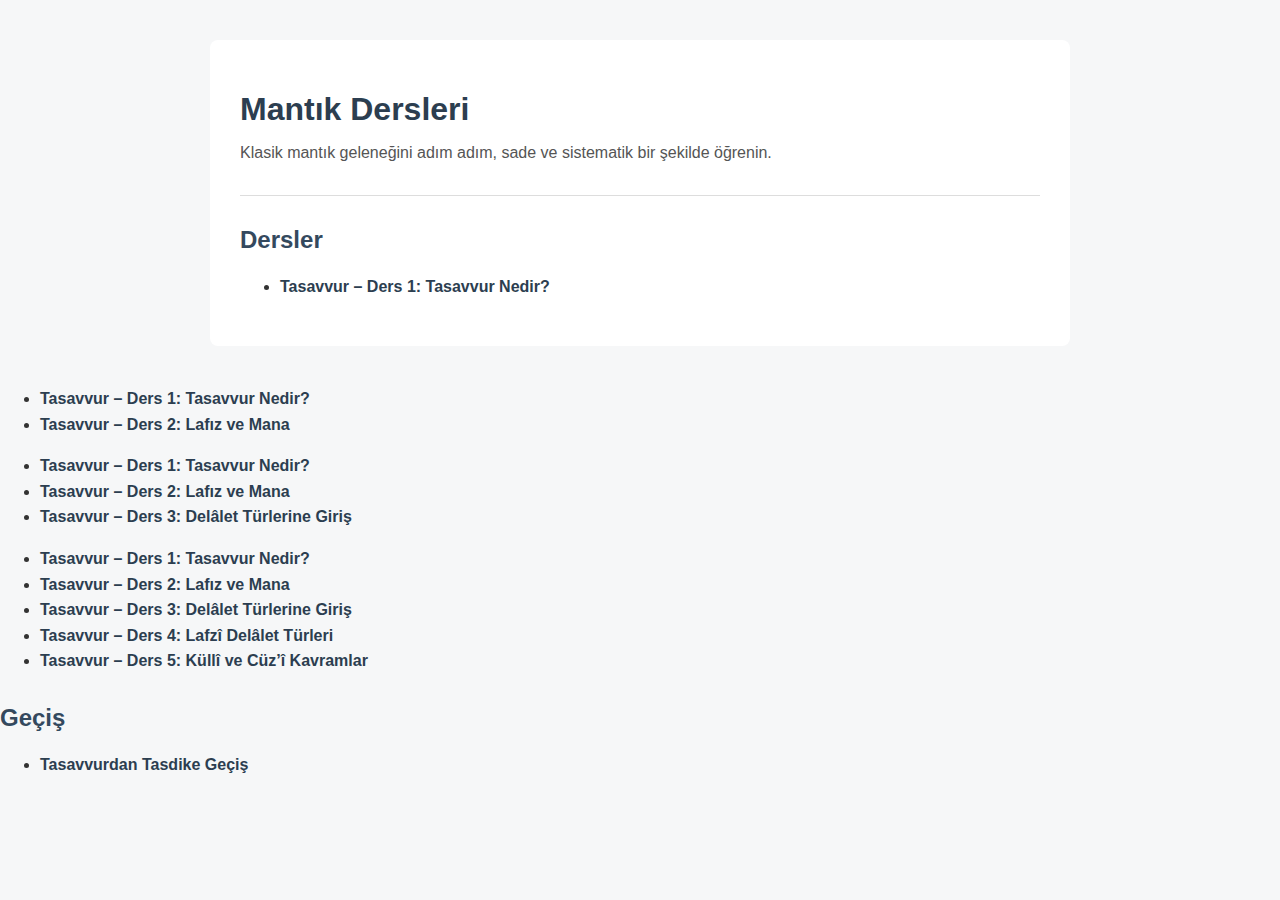
<file: index.html>
<!DOCTYPE html>
<html lang="tr">
<head>
  <meta charset="UTF-8">
  <title>Mantık Dersleri</title>
  <link rel="stylesheet" href="css/style.css">
</head>
<body>

  <div class="container">

    <h1>Mantık Dersleri</h1>
    <p class="subtitle">
      Klasik mantık geleneğini adım adım, sade ve sistematik bir şekilde öğrenin.
    </p>

    <hr>

    <h2>Dersler</h2>

    <ul>
      <li>
        <a href="tasavvur-1.html">
          Tasavvur – Ders 1: Tasavvur Nedir?
        </a>
      </li>
    </ul>

  </div>

</body>
</html>
<ul>
  <li><a href="tasavvur-1.html">Tasavvur – Ders 1: Tasavvur Nedir?</a></li>
  <li><a href="tasavvur-2.html">Tasavvur – Ders 2: Lafız ve Mana</a></li>
</ul>
<ul>
  <li><a href="tasavvur-1.html">Tasavvur – Ders 1: Tasavvur Nedir?</a></li>
  <li><a href="tasavvur-2.html">Tasavvur – Ders 2: Lafız ve Mana</a></li>
  <li><a href="tasavvur-3.html">Tasavvur – Ders 3: Delâlet Türlerine Giriş</a></li>
</ul>
<ul>
  <li><a href="tasavvur-1.html">Tasavvur – Ders 1: Tasavvur Nedir?</a></li>
  <li><a href="tasavvur-2.html">Tasavvur – Ders 2: Lafız ve Mana</a></li>
  <li><a href="tasavvur-3.html">Tasavvur – Ders 3: Delâlet Türlerine Giriş</a></li>
  <li><a href="tasavvur-4.html">Tasavvur – Ders 4: Lafzî Delâlet Türleri</a></li>
  <li><a href="tasavvur-5.html">Tasavvur – Ders 5: Küllî ve Cüz’î Kavramlar</a></li>
</ul>
<h2>Geçiş</h2>
<ul>
  <li>
    <a href="gecis-tasavvur-tasdik.html">
      Tasavvurdan Tasdike Geçiş
    </a>
  </li>
</ul>
</file>
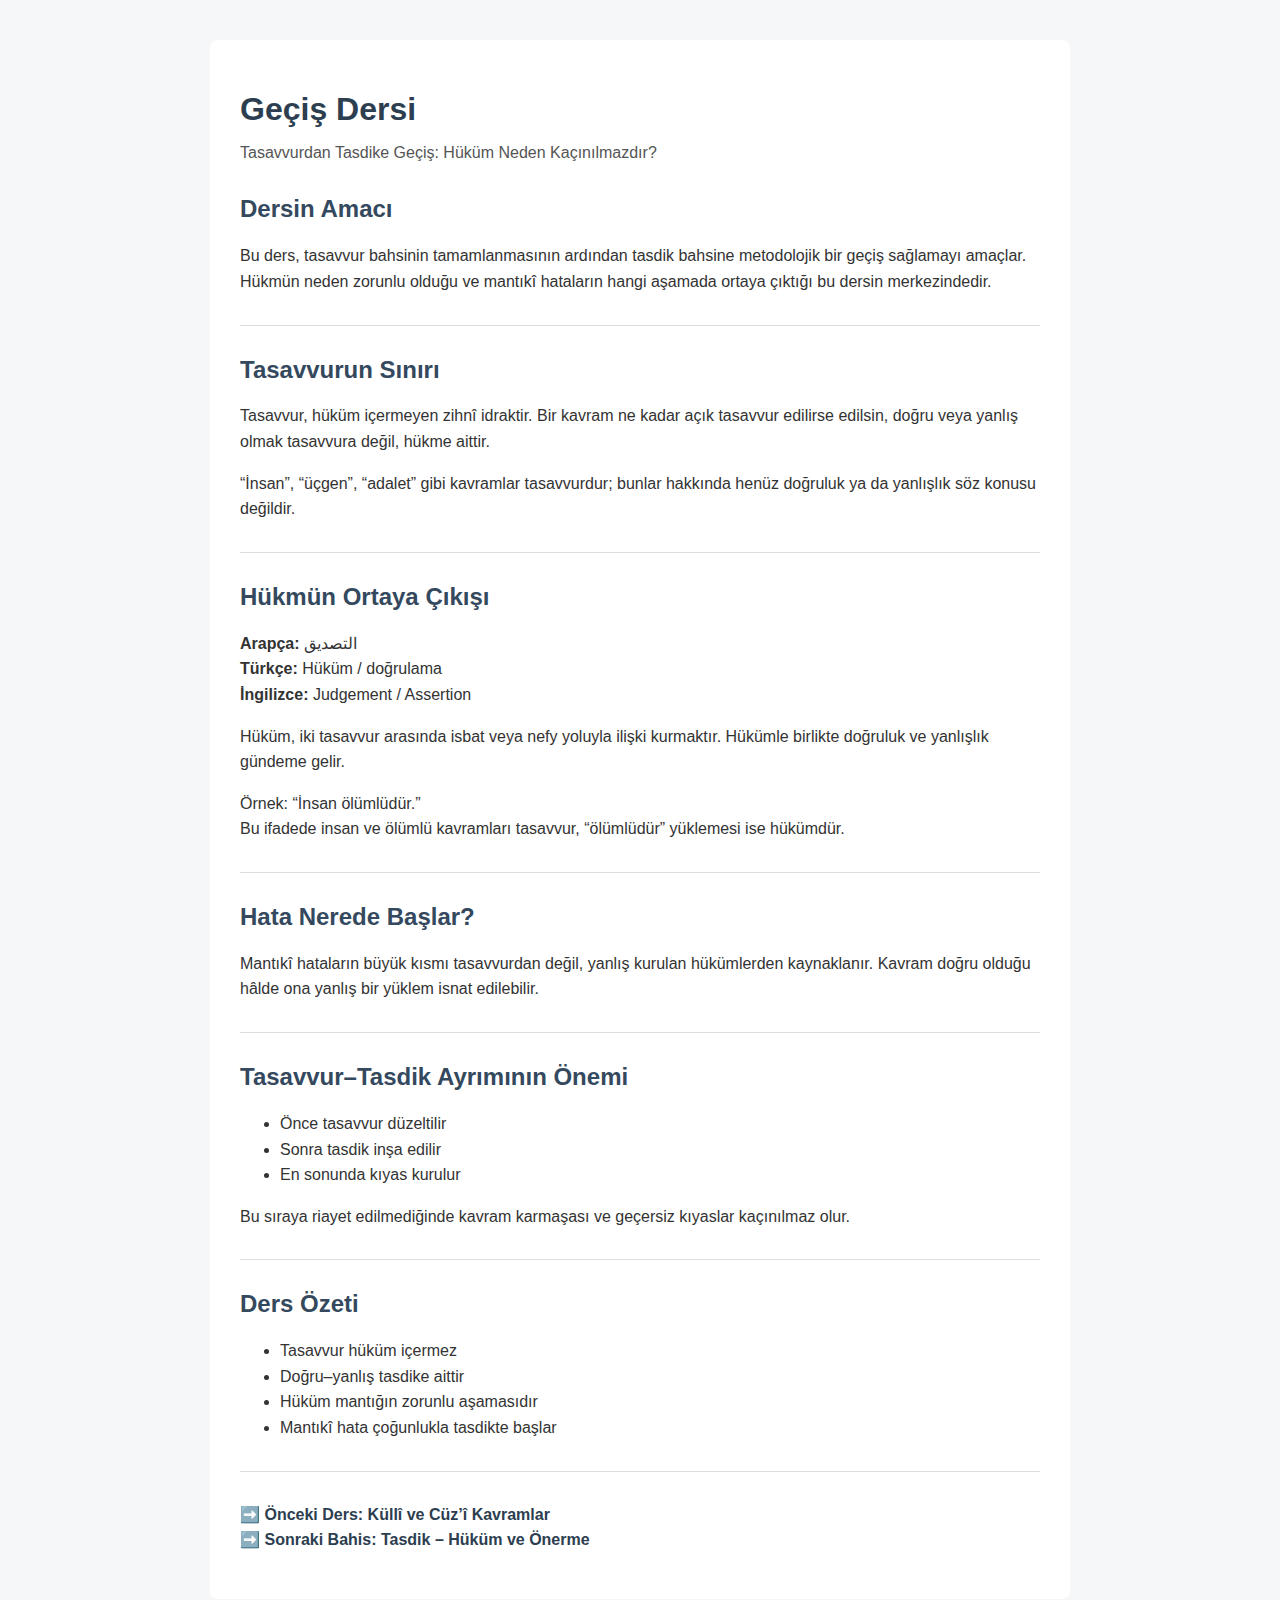
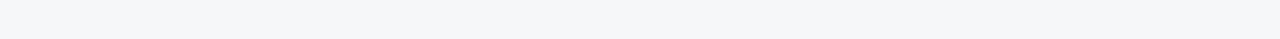
<file: gecis-tasavvur-tasdik.html>
<!DOCTYPE html>
<html lang="tr">
<head>
  <meta charset="UTF-8">
  <title>Geçiş Dersi: Tasavvurdan Tasdike Geçiş</title>
  <link rel="stylesheet" href="css/style.css">
</head>
<body>

<div class="container">

  <h1>Geçiş Dersi</h1>
  <p class="subtitle">
    Tasavvurdan Tasdike Geçiş: Hüküm Neden Kaçınılmazdır?
  </p>

  <h2>Dersin Amacı</h2>
  <p>
    Bu ders, tasavvur bahsinin tamamlanmasının ardından tasdik bahsine
    metodolojik bir geçiş sağlamayı amaçlar. Hükmün neden zorunlu olduğu
    ve mantıkî hataların hangi aşamada ortaya çıktığı bu dersin merkezindedir.
  </p>

  <hr>

  <h2>Tasavvurun Sınırı</h2>
  <p>
    Tasavvur, hüküm içermeyen zihnî idraktir. Bir kavram ne kadar açık
    tasavvur edilirse edilsin, doğru veya yanlış olmak tasavvura değil,
    hükme aittir.
  </p>

  <p>
    “İnsan”, “üçgen”, “adalet” gibi kavramlar tasavvurdur;
    bunlar hakkında henüz doğruluk ya da yanlışlık söz konusu değildir.
  </p>

  <hr>

  <h2>Hükmün Ortaya Çıkışı</h2>
  <p>
    <strong>Arapça:</strong> التصديق<br>
    <strong>Türkçe:</strong> Hüküm / doğrulama<br>
    <strong>İngilizce:</strong> Judgement / Assertion
  </p>

  <p>
    Hüküm, iki tasavvur arasında isbat veya nefy yoluyla ilişki kurmaktır.
    Hükümle birlikte doğruluk ve yanlışlık gündeme gelir.
  </p>

  <p>
    Örnek: “İnsan ölümlüdür.”<br>
    Bu ifadede insan ve ölümlü kavramları tasavvur,
    “ölümlüdür” yüklemesi ise hükümdür.
  </p>

  <hr>

  <h2>Hata Nerede Başlar?</h2>
  <p>
    Mantıkî hataların büyük kısmı tasavvurdan değil,
    yanlış kurulan hükümlerden kaynaklanır.
    Kavram doğru olduğu hâlde ona yanlış bir yüklem isnat edilebilir.
  </p>

  <hr>

  <h2>Tasavvur–Tasdik Ayrımının Önemi</h2>
  <ul>
    <li>Önce tasavvur düzeltilir</li>
    <li>Sonra tasdik inşa edilir</li>
    <li>En sonunda kıyas kurulur</li>
  </ul>

  <p>
    Bu sıraya riayet edilmediğinde kavram karmaşası ve
    geçersiz kıyaslar kaçınılmaz olur.
  </p>

  <hr>

  <h2>Ders Özeti</h2>
  <ul>
    <li>Tasavvur hüküm içermez</li>
    <li>Doğru–yanlış tasdike aittir</li>
    <li>Hüküm mantığın zorunlu aşamasıdır</li>
    <li>Mantıkî hata çoğunlukla tasdikte başlar</li>
  </ul>

  <hr>

  <p>
    ➡️ <a href="tasavvur-5.html">Önceki Ders: Küllî ve Cüz’î Kavramlar</a><br>
    ➡️ <a href="tasdik-1.html">Sonraki Bahis: Tasdik – Hüküm ve Önerme</a>
  </p>

</div>

</body>
</html>
</file>
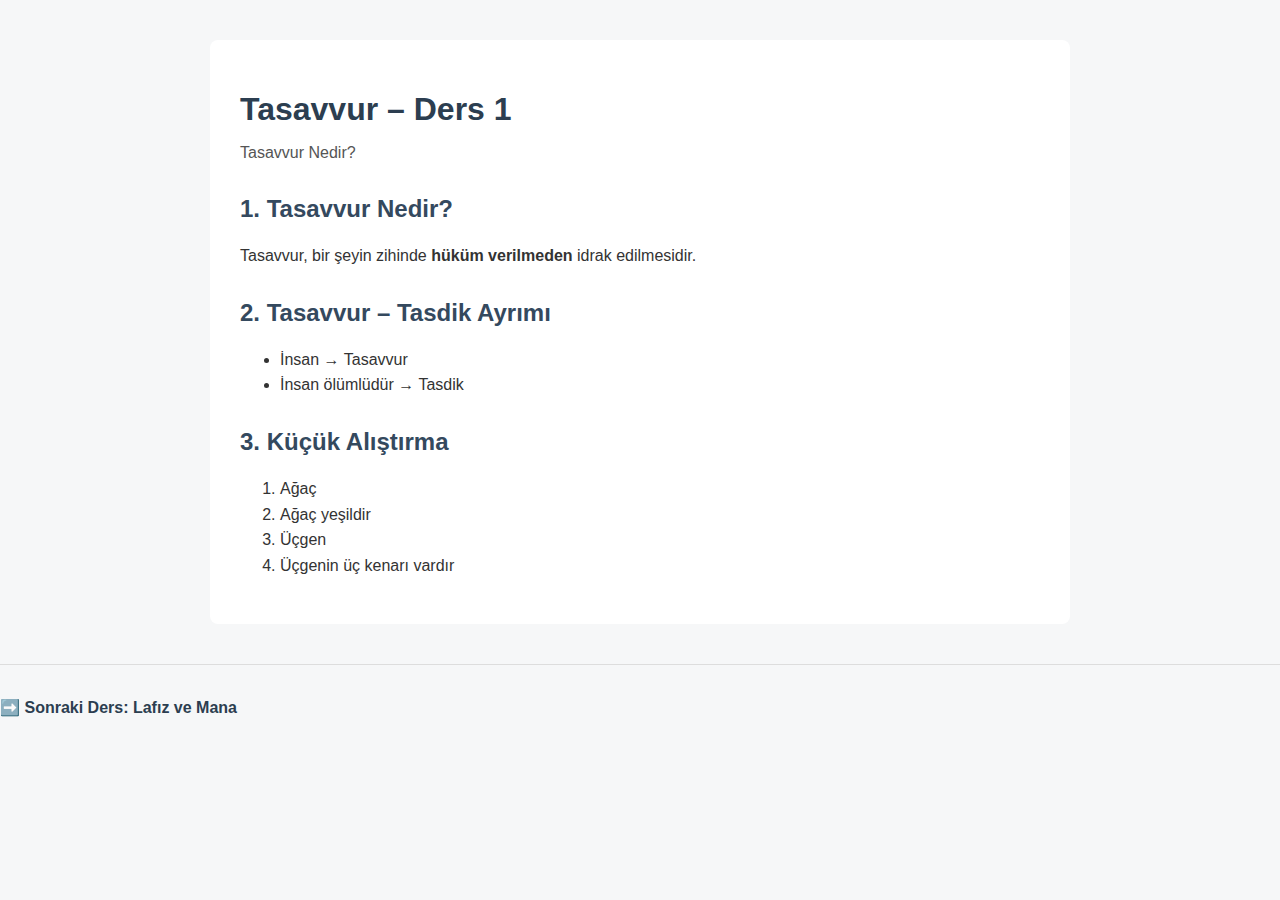
<file: tasavvur-1.html>
<!DOCTYPE html>
<html lang="tr">
<head>
  <meta charset="UTF-8">
  <title>Tasavvur – Ders 1</title>
  <link rel="stylesheet" href="css/style.css">
</head>
<body>

  <div class="container">

    <h1>Tasavvur – Ders 1</h1>
    <p class="subtitle">Tasavvur Nedir?</p>

    <h2>1. Tasavvur Nedir?</h2>
    <p>
      Tasavvur, bir şeyin zihinde <strong>hüküm verilmeden</strong>
      idrak edilmesidir.
    </p>

    <h2>2. Tasavvur – Tasdik Ayrımı</h2>
    <ul>
      <li>İnsan → Tasavvur</li>
      <li>İnsan ölümlüdür → Tasdik</li>
    </ul>

    <h2>3. Küçük Alıştırma</h2>
    <ol>
      <li>Ağaç</li>
      <li>Ağaç yeşildir</li>
      <li>Üçgen</li>
      <li>Üçgenin üç kenarı vardır</li>
    </ol>

  </div>

</body>
</html>

<hr>
<p>
  ➡️ <a href="tasavvur-2.html">Sonraki Ders: Lafız ve Mana</a>
</p>
</file>
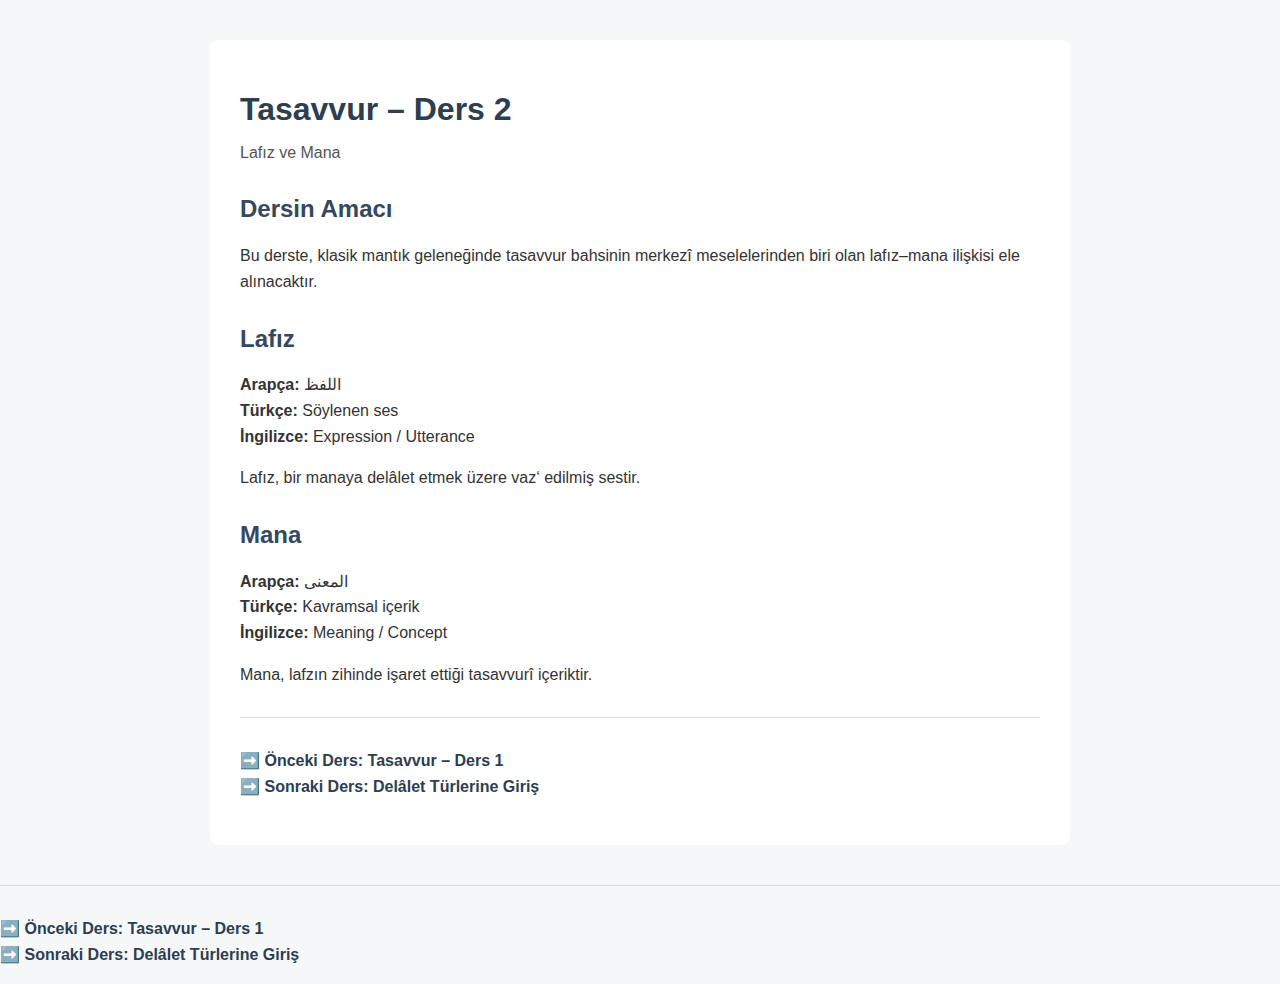
<file: tasavvur-2.html>
<!DOCTYPE html>
<html lang="tr">
<head>
  <meta charset="UTF-8">
  <title>Tasavvur – Ders 2: Lafız ve Mana</title>
  <link rel="stylesheet" href="css/style.css">
</head>
<body>

  <div class="container">

    <h1>Tasavvur – Ders 2</h1>
    <p class="subtitle">Lafız ve Mana</p>

    <h2>Dersin Amacı</h2>
    <p>
      Bu derste, klasik mantık geleneğinde tasavvur bahsinin
      merkezî meselelerinden biri olan lafız–mana ilişkisi ele alınacaktır.
    </p>

    <h2>Lafız</h2>
    <p><strong>Arapça:</strong> اللفظ<br>
       <strong>Türkçe:</strong> Söylenen ses<br>
       <strong>İngilizce:</strong> Expression / Utterance</p>

    <p>
      Lafız, bir manaya delâlet etmek üzere vaz‘ edilmiş sestir.
    </p>

    <h2>Mana</h2>
    <p><strong>Arapça:</strong> المعنى<br>
       <strong>Türkçe:</strong> Kavramsal içerik<br>
       <strong>İngilizce:</strong> Meaning / Concept</p>

    <p>
      Mana, lafzın zihinde işaret ettiği tasavvurî içeriktir.
    </p>

    <hr>

    <p>
      ➡️ <a href=\"tasavvur-1.html\">Önceki Ders: Tasavvur – Ders 1</a><br>
      ➡️ <a href=\"tasavvur-3.html\">Sonraki Ders: Delâlet Türlerine Giriş</a>
    </p>

  </div>

</body>
</html>
<hr>
<p>
  ➡️ <a href="tasavvur-1.html">Önceki Ders: Tasavvur – Ders 1</a><br>
  ➡️ <a href="tasavvur-3.html">Sonraki Ders: Delâlet Türlerine Giriş</a>
</p>
</file>
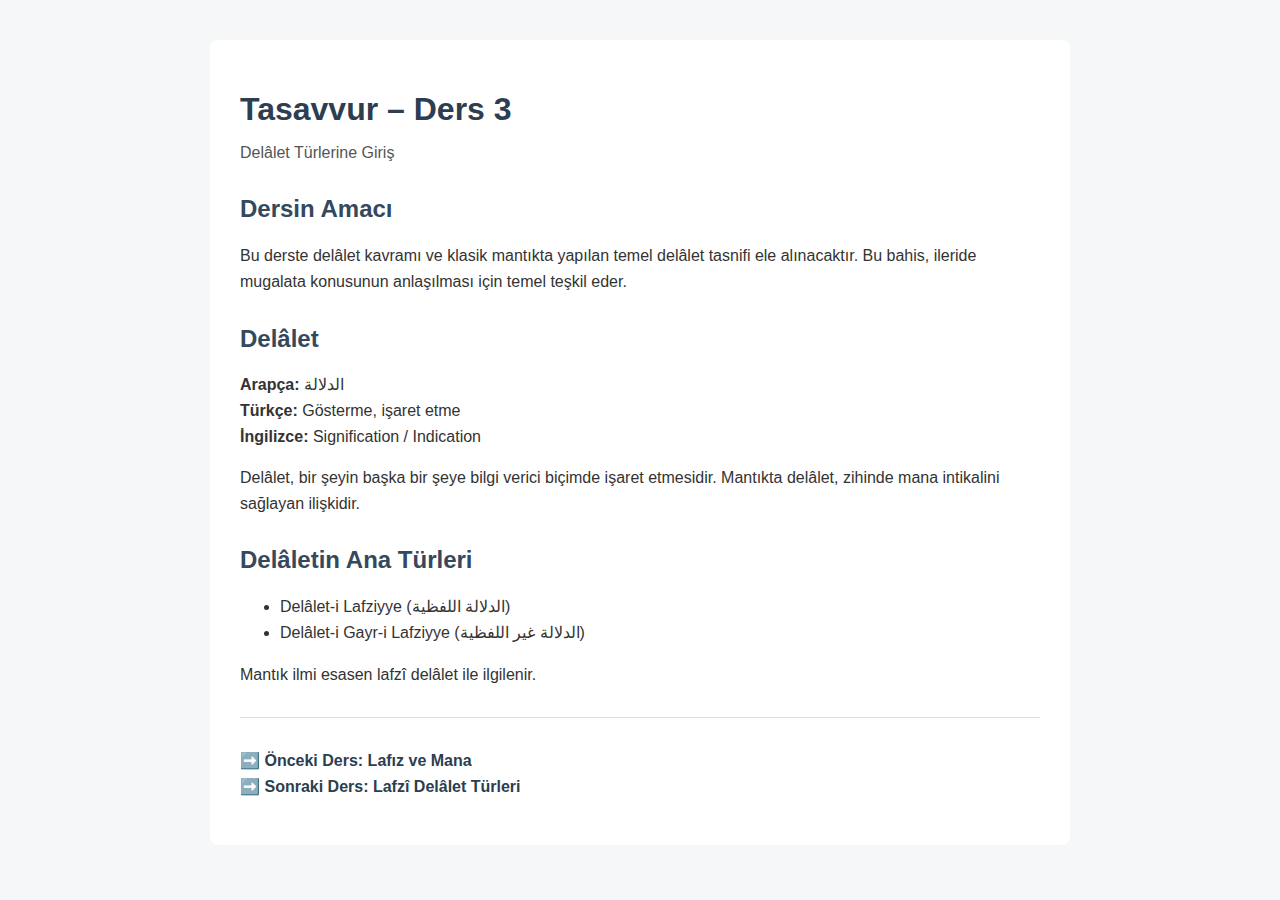
<file: tasavvur-3.html>
<!DOCTYPE html>
<html lang="tr">
<head>
  <meta charset="UTF-8">
  <title>Tasavvur – Ders 3: Delâlet Türlerine Giriş</title>
  <link rel="stylesheet" href="css/style.css">
</head>
<body>

  <div class="container">

    <h1>Tasavvur – Ders 3</h1>
    <p class="subtitle">Delâlet Türlerine Giriş</p>

    <h2>Dersin Amacı</h2>
    <p>
      Bu derste delâlet kavramı ve klasik mantıkta yapılan temel
      delâlet tasnifi ele alınacaktır. Bu bahis, ileride mugalata
      konusunun anlaşılması için temel teşkil eder.
    </p>

    <h2>Delâlet</h2>
    <p>
      <strong>Arapça:</strong> الدلالة<br>
      <strong>Türkçe:</strong> Gösterme, işaret etme<br>
      <strong>İngilizce:</strong> Signification / Indication
    </p>

    <p>
      Delâlet, bir şeyin başka bir şeye bilgi verici biçimde işaret etmesidir.
      Mantıkta delâlet, zihinde mana intikalini sağlayan ilişkidir.
    </p>

    <h2>Delâletin Ana Türleri</h2>
    <ul>
      <li>Delâlet-i Lafziyye (الدلالة اللفظية)</li>
      <li>Delâlet-i Gayr-i Lafziyye (الدلالة غير اللفظية)</li>
    </ul>

    <p>
      Mantık ilmi esasen lafzî delâlet ile ilgilenir.
    </p>

    <hr>

    <p>
      ➡️ <a href="tasavvur-2.html">Önceki Ders: Lafız ve Mana</a><br>
      ➡️ <a href="tasavvur-4.html">Sonraki Ders: Lafzî Delâlet Türleri</a>
    </p>

  </div>

</body>
</html>
</file>
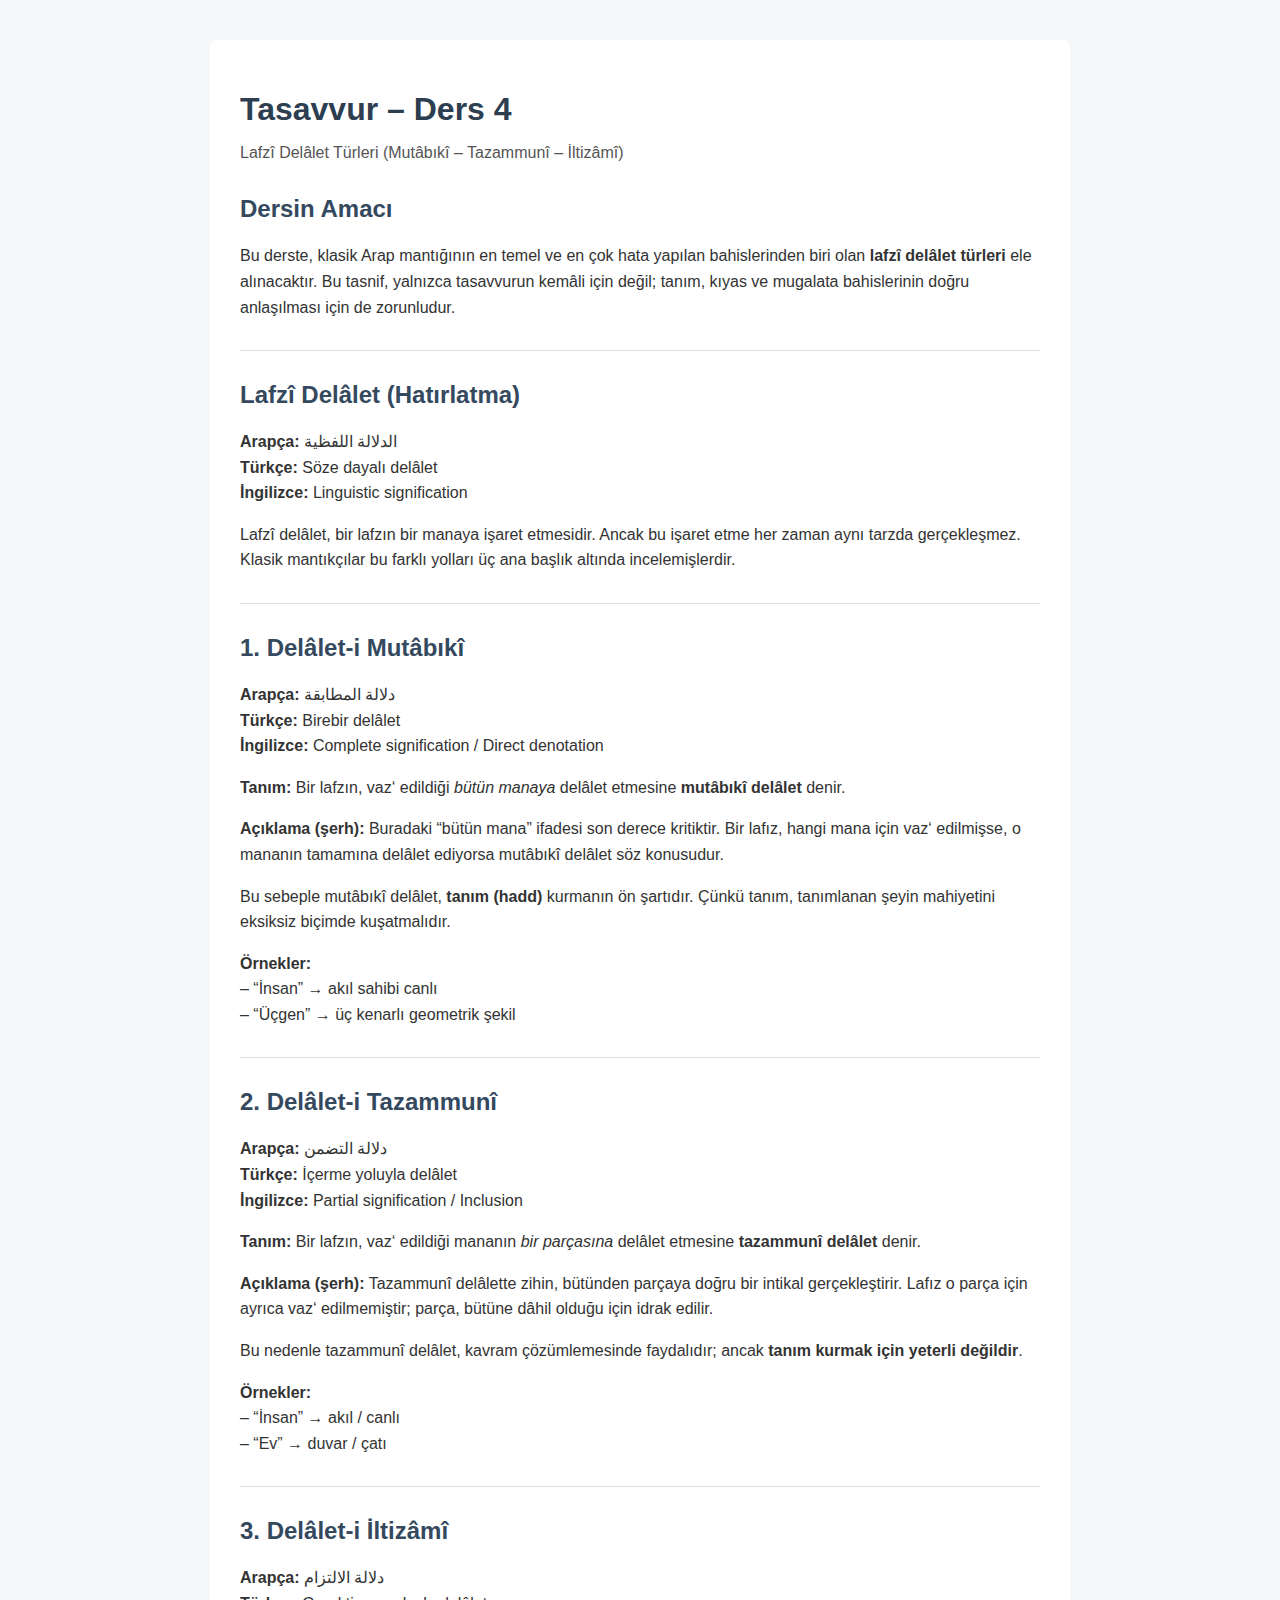
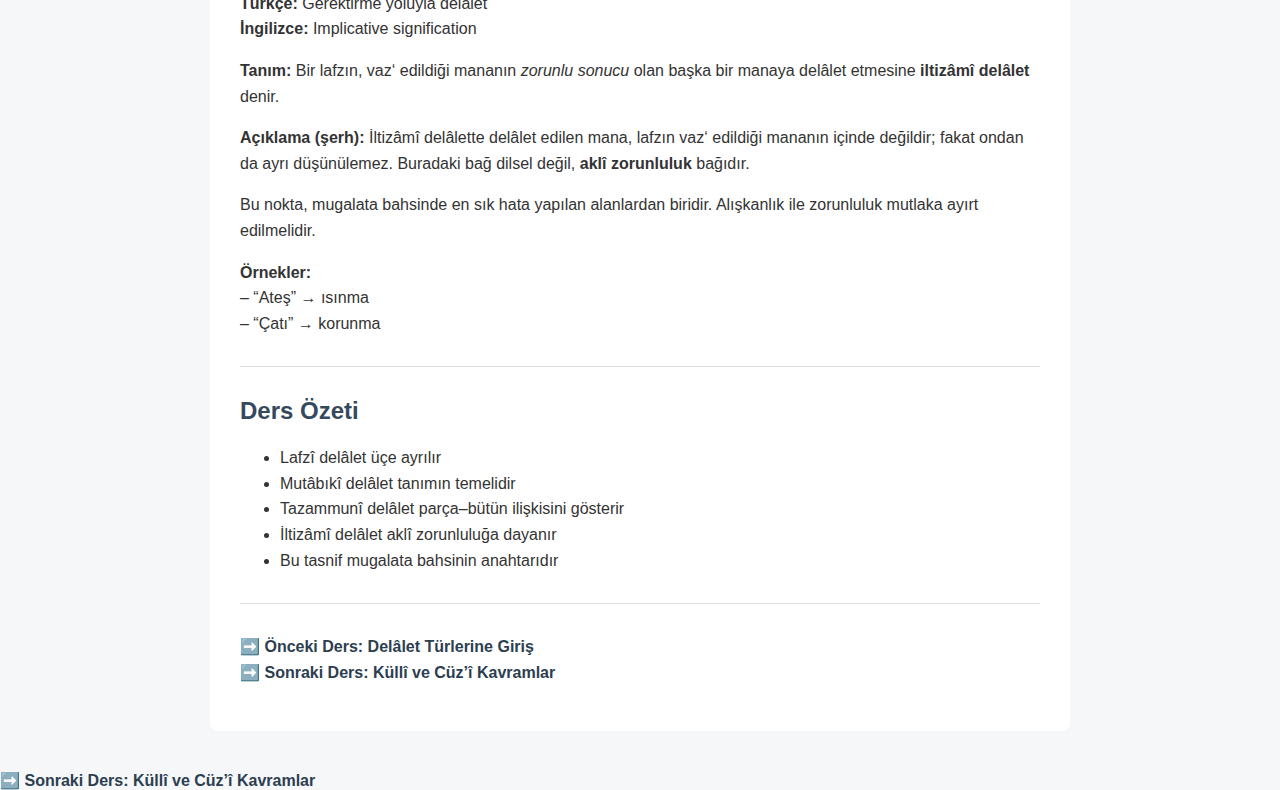
<file: tasavvur-4.html>
<!DOCTYPE html>
<html lang="tr">
<head>
  <meta charset="UTF-8">
  <title>Tasavvur – Ders 4: Lafzî Delâlet Türleri</title>
  <link rel="stylesheet" href="css/style.css">
</head>
<body>

<div class="container">

  <h1>Tasavvur – Ders 4</h1>
  <p class="subtitle">
    Lafzî Delâlet Türleri  
    (Mutâbıkî – Tazammunî – İltizâmî)
  </p>

  <h2>Dersin Amacı</h2>
  <p>
    Bu derste, klasik Arap mantığının en temel ve en çok hata yapılan
    bahislerinden biri olan <strong>lafzî delâlet türleri</strong> ele alınacaktır.
    Bu tasnif, yalnızca tasavvurun kemâli için değil; tanım, kıyas ve
    mugalata bahislerinin doğru anlaşılması için de zorunludur.
  </p>

  <hr>

  <h2>Lafzî Delâlet (Hatırlatma)</h2>
  <p>
    <strong>Arapça:</strong> الدلالة اللفظية<br>
    <strong>Türkçe:</strong> Söze dayalı delâlet<br>
    <strong>İngilizce:</strong> Linguistic signification
  </p>

  <p>
    Lafzî delâlet, bir lafzın bir manaya işaret etmesidir. Ancak bu işaret etme
    her zaman aynı tarzda gerçekleşmez. Klasik mantıkçılar bu farklı yolları
    üç ana başlık altında incelemişlerdir.
  </p>

  <hr>

  <h2>1. Delâlet-i Mutâbıkî</h2>
  <p>
    <strong>Arapça:</strong> دلالة المطابقة<br>
    <strong>Türkçe:</strong> Birebir delâlet<br>
    <strong>İngilizce:</strong> Complete signification / Direct denotation
  </p>

  <p>
    <strong>Tanım:</strong>  
    Bir lafzın, vaz‘ edildiği <em>bütün manaya</em> delâlet etmesine
    <strong>mutâbıkî delâlet</strong> denir.
  </p>

  <p>
    <strong>Açıklama (şerh):</strong>  
    Buradaki “bütün mana” ifadesi son derece kritiktir. Bir lafız,
    hangi mana için vaz‘ edilmişse, o mananın tamamına delâlet ediyorsa
    mutâbıkî delâlet söz konusudur.
  </p>

  <p>
    Bu sebeple mutâbıkî delâlet, <strong>tanım (hadd)</strong> kurmanın
    ön şartıdır. Çünkü tanım, tanımlanan şeyin mahiyetini eksiksiz
    biçimde kuşatmalıdır.
  </p>

  <p>
    <strong>Örnekler:</strong><br>
    – “İnsan” → akıl sahibi canlı<br>
    – “Üçgen” → üç kenarlı geometrik şekil
  </p>

  <hr>

  <h2>2. Delâlet-i Tazammunî</h2>
  <p>
    <strong>Arapça:</strong> دلالة التضمن<br>
    <strong>Türkçe:</strong> İçerme yoluyla delâlet<br>
    <strong>İngilizce:</strong> Partial signification / Inclusion
  </p>

  <p>
    <strong>Tanım:</strong>  
    Bir lafzın, vaz‘ edildiği mananın <em>bir parçasına</em> delâlet etmesine
    <strong>tazammunî delâlet</strong> denir.
  </p>

  <p>
    <strong>Açıklama (şerh):</strong>  
    Tazammunî delâlette zihin, bütünden parçaya doğru bir intikal gerçekleştirir.
    Lafız o parça için ayrıca vaz‘ edilmemiştir; parça, bütüne dâhil olduğu için
    idrak edilir.
  </p>

  <p>
    Bu nedenle tazammunî delâlet, kavram çözümlemesinde faydalıdır;
    ancak <strong>tanım kurmak için yeterli değildir</strong>.
  </p>

  <p>
    <strong>Örnekler:</strong><br>
    – “İnsan” → akıl / canlı<br>
    – “Ev” → duvar / çatı
  </p>

  <hr>

  <h2>3. Delâlet-i İltizâmî</h2>
  <p>
    <strong>Arapça:</strong> دلالة الالتزام<br>
    <strong>Türkçe:</strong> Gerektirme yoluyla delâlet<br>
    <strong>İngilizce:</strong> Implicative signification
  </p>

  <p>
    <strong>Tanım:</strong>  
    Bir lafzın, vaz‘ edildiği mananın <em>zorunlu sonucu</em> olan başka
    bir manaya delâlet etmesine <strong>iltizâmî delâlet</strong> denir.
  </p>

  <p>
    <strong>Açıklama (şerh):</strong>  
    İltizâmî delâlette delâlet edilen mana, lafzın vaz‘ edildiği mananın
    içinde değildir; fakat ondan da ayrı düşünülemez.
    Buradaki bağ dilsel değil, <strong>aklî zorunluluk</strong> bağıdır.
  </p>

  <p>
    Bu nokta, mugalata bahsinde en sık hata yapılan alanlardan biridir.
    Alışkanlık ile zorunluluk mutlaka ayırt edilmelidir.
  </p>

  <p>
    <strong>Örnekler:</strong><br>
    – “Ateş” → ısınma<br>
    – “Çatı” → korunma
  </p>

  <hr>

  <h2>Ders Özeti</h2>
  <ul>
    <li>Lafzî delâlet üçe ayrılır</li>
    <li>Mutâbıkî delâlet tanımın temelidir</li>
    <li>Tazammunî delâlet parça–bütün ilişkisini gösterir</li>
    <li>İltizâmî delâlet aklî zorunluluğa dayanır</li>
    <li>Bu tasnif mugalata bahsinin anahtarıdır</li>
  </ul>

  <hr>

  <p>
    ➡️ <a href="tasavvur-3.html">Önceki Ders: Delâlet Türlerine Giriş</a><br>
    ➡️ <a href="tasavvur-5.html">Sonraki Ders: Küllî ve Cüz’î Kavramlar</a>
  </p>

</div>

</body>
</html>
➡️ <a href="tasavvur-5.html">Sonraki Ders: Küllî ve Cüz’î Kavramlar</a>
</file>
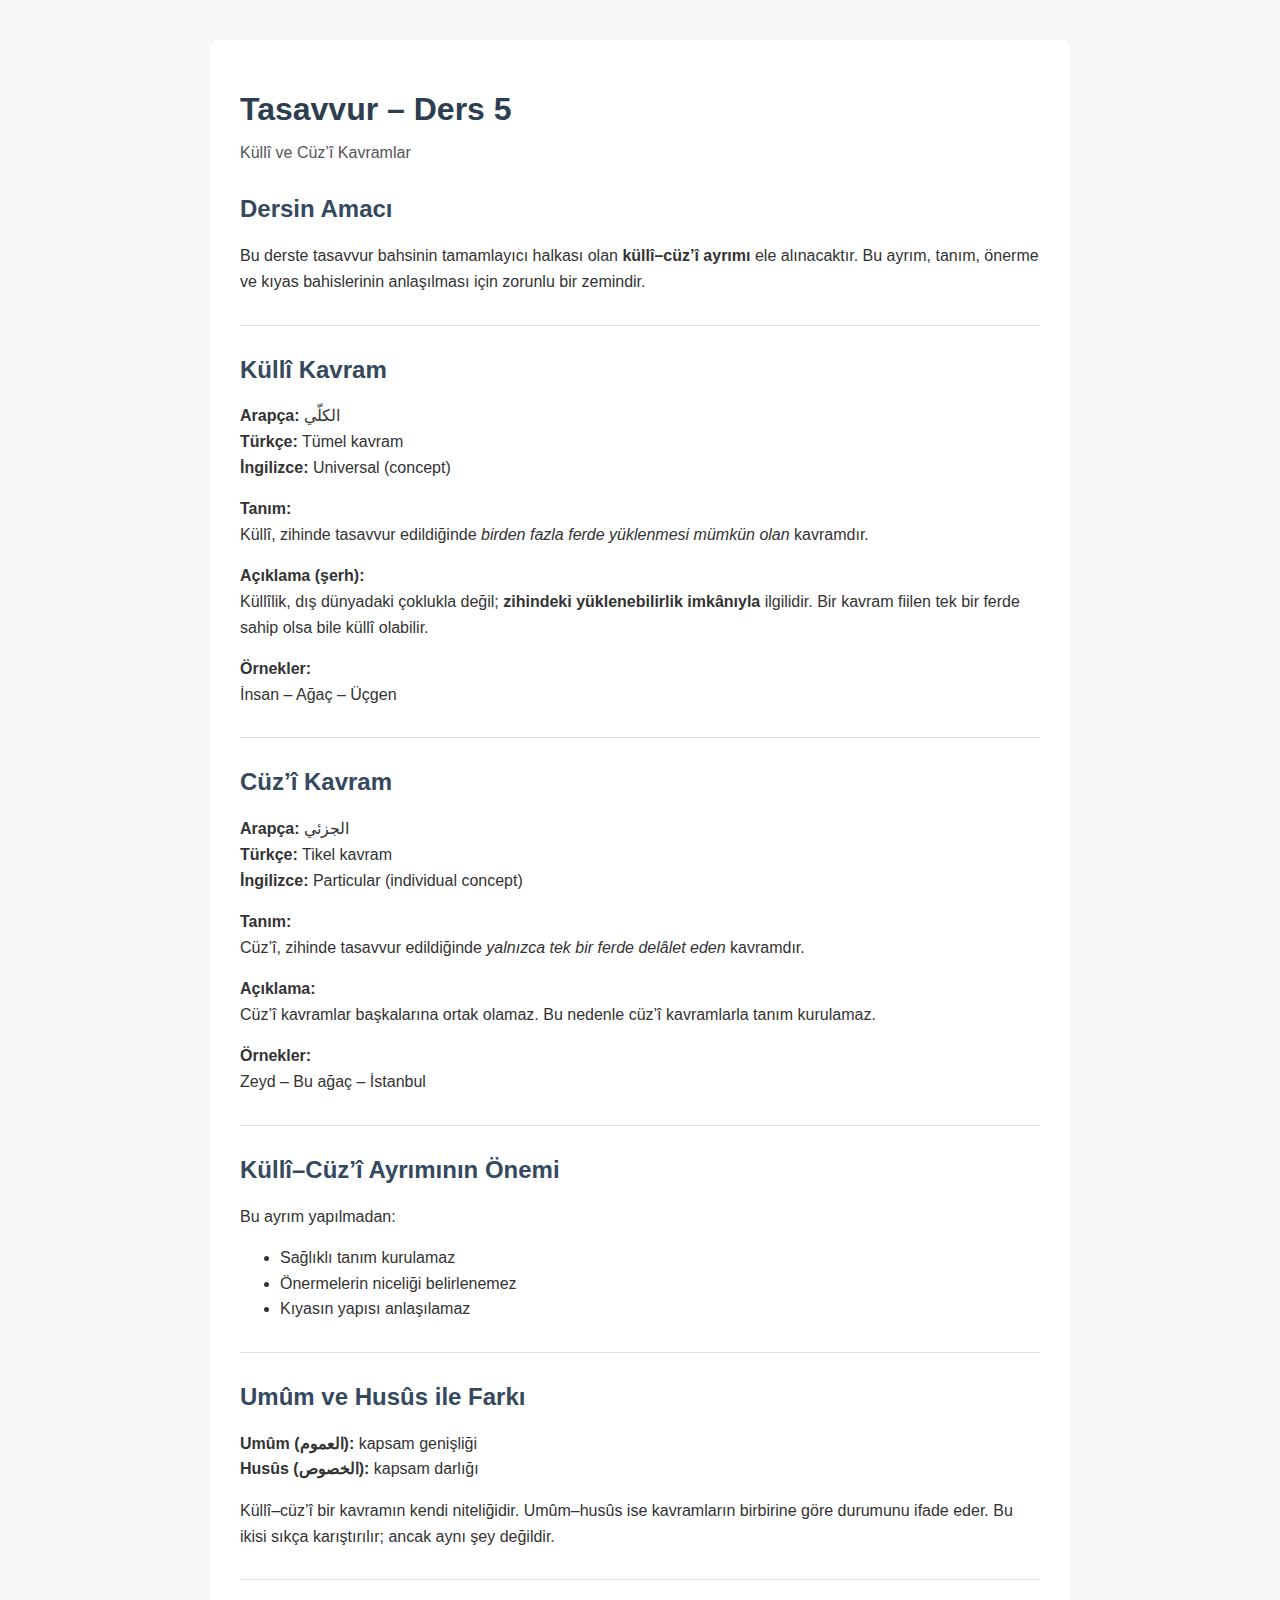
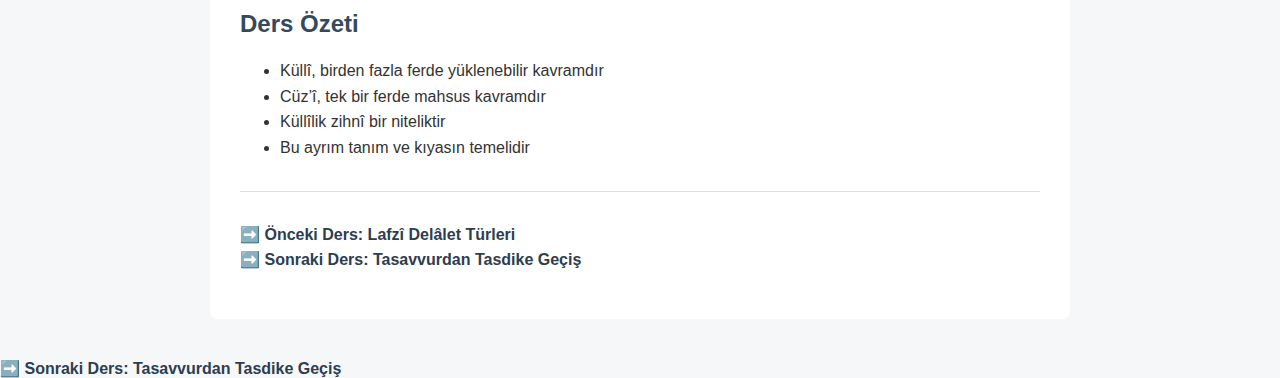
<file: tasavvur-5.html>
<!DOCTYPE html>
<html lang="tr">
<head>
  <meta charset="UTF-8">
  <title>Tasavvur – Ders 5: Küllî ve Cüz’î Kavramlar</title>
  <link rel="stylesheet" href="css/style.css">
</head>
<body>

<div class="container">

  <h1>Tasavvur – Ders 5</h1>
  <p class="subtitle">Küllî ve Cüz’î Kavramlar</p>

  <h2>Dersin Amacı</h2>
  <p>
    Bu derste tasavvur bahsinin tamamlayıcı halkası olan
    <strong>küllî–cüz’î ayrımı</strong> ele alınacaktır.
    Bu ayrım, tanım, önerme ve kıyas bahislerinin anlaşılması için
    zorunlu bir zemindir.
  </p>

  <hr>

  <h2>Küllî Kavram</h2>
  <p>
    <strong>Arapça:</strong> الكلّي<br>
    <strong>Türkçe:</strong> Tümel kavram<br>
    <strong>İngilizce:</strong> Universal (concept)
  </p>

  <p>
    <strong>Tanım:</strong><br>
    Küllî, zihinde tasavvur edildiğinde
    <em>birden fazla ferde yüklenmesi mümkün olan</em> kavramdır.
  </p>

  <p>
    <strong>Açıklama (şerh):</strong><br>
    Küllîlik, dış dünyadaki çoklukla değil;
    <strong>zihindeki yüklenebilirlik imkânıyla</strong> ilgilidir.
    Bir kavram fiilen tek bir ferde sahip olsa bile küllî olabilir.
  </p>

  <p><strong>Örnekler:</strong><br>
    İnsan – Ağaç – Üçgen
  </p>

  <hr>

  <h2>Cüz’î Kavram</h2>
  <p>
    <strong>Arapça:</strong> الجزئي<br>
    <strong>Türkçe:</strong> Tikel kavram<br>
    <strong>İngilizce:</strong> Particular (individual concept)
  </p>

  <p>
    <strong>Tanım:</strong><br>
    Cüz’î, zihinde tasavvur edildiğinde
    <em>yalnızca tek bir ferde delâlet eden</em> kavramdır.
  </p>

  <p>
    <strong>Açıklama:</strong><br>
    Cüz’î kavramlar başkalarına ortak olamaz.
    Bu nedenle cüz’î kavramlarla tanım kurulamaz.
  </p>

  <p><strong>Örnekler:</strong><br>
    Zeyd – Bu ağaç – İstanbul
  </p>

  <hr>

  <h2>Küllî–Cüz’î Ayrımının Önemi</h2>
  <p>
    Bu ayrım yapılmadan:
  </p>
  <ul>
    <li>Sağlıklı tanım kurulamaz</li>
    <li>Önermelerin niceliği belirlenemez</li>
    <li>Kıyasın yapısı anlaşılamaz</li>
  </ul>

  <hr>

  <h2>Umûm ve Husûs ile Farkı</h2>
  <p>
    <strong>Umûm (العموم):</strong> kapsam genişliği<br>
    <strong>Husûs (الخصوص):</strong> kapsam darlığı
  </p>

  <p>
    Küllî–cüz’î bir kavramın kendi niteliğidir.  
    Umûm–husûs ise kavramların birbirine göre durumunu ifade eder.
    Bu ikisi sıkça karıştırılır; ancak aynı şey değildir.
  </p>

  <hr>

  <h2>Ders Özeti</h2>
  <ul>
    <li>Küllî, birden fazla ferde yüklenebilir kavramdır</li>
    <li>Cüz’î, tek bir ferde mahsus kavramdır</li>
    <li>Küllîlik zihnî bir niteliktir</li>
    <li>Bu ayrım tanım ve kıyasın temelidir</li>
  </ul>

  <hr>

  <p>
    ➡️ <a href="tasavvur-4.html">Önceki Ders: Lafzî Delâlet Türleri</a><br>
    ➡️ <a href="gecis-tasavvur-tasdik.html">Sonraki Ders: Tasavvurdan Tasdike Geçiş</a>
  </p>

</div>

</body>
</html>
➡️ <a href="gecis-tasavvur-tasdik.html">Sonraki Ders: Tasavvurdan Tasdike Geçiş</a>
</file>
<file: css/style.css>
body {
  font-family: Arial, Helvetica, sans-serif;
  background-color: #f6f7f8;
  margin: 0;
  padding: 0;
}

.container {
  max-width: 800px;
  margin: 40px auto;
  background: #ffffff;
  padding: 30px;
  border-radius: 8px;
}

h1 {
  color: #2c3e50;
}

.subtitle {
  color: #555;
  margin-top: -10px;
  margin-bottom: 30px;
}

h2 {
  color: #34495e;
  margin-top: 30px;
}

p, li {
  line-height: 1.6;
  color: #333;
}

a {
  color: #2c3e50;
  text-decoration: none;
  font-weight: bold;
}

a:hover {
  text-decoration: underline;
}

hr {
  margin: 30px 0;
  border: none;
  border-top: 1px solid #ddd;
}
</file>
